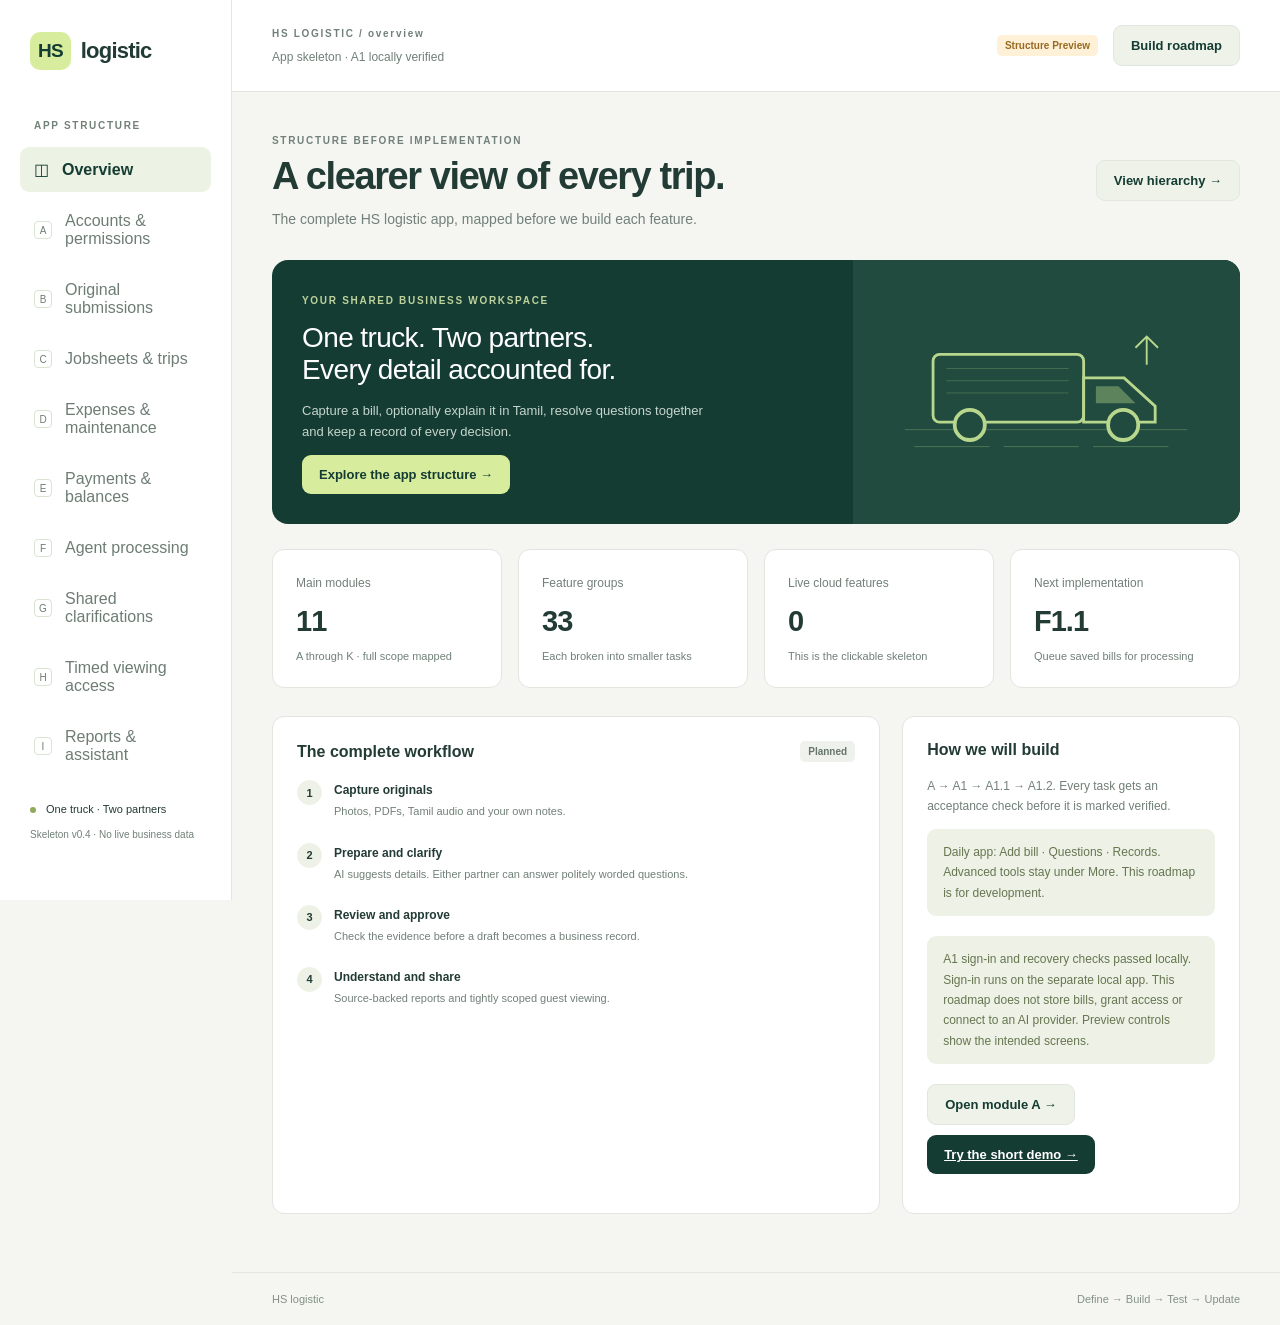
<file: index.html>
<!doctype html>
<html lang="en"><head><meta charset="utf-8"><meta name="viewport" content="width=device-width,initial-scale=1"><meta name="theme-color" content="#153c33"><title>HS logistic · App skeleton</title><link rel="stylesheet" href="static/style.css"></head><body>
<div id="workspace"><aside class="sidebar"><div class="brand"><b>HS</b><span>logistic</span></div><span class="eyebrow">APP STRUCTURE</span><nav id="nav"></nav><div class="sidebar-bottom"><span class="status-dot"></span> One truck · Two partners<p>Skeleton v0.4 · No live business data</p></div></aside><div class="main"><header><div><span class="eyebrow">HS LOGISTIC / <span id="breadcrumb">OVERVIEW</span></span><p id="today"></p></div><div class="account"><span class="badge clarification">Structure preview</span><button id="showRoadmap" class="secondary">Build roadmap</button></div></header><main id="content"></main><footer>HS logistic <span>Define → Build → Test → Update</span></footer></div></div>
<dialog id="modal"><div class="modal-head"><h2 id="modalTitle"></h2><button id="closeModal" class="quiet" aria-label="Close dialog">✕</button></div><div id="modalBody"></div></dialog><script src="static/app.js"></script></body></html>
</file>
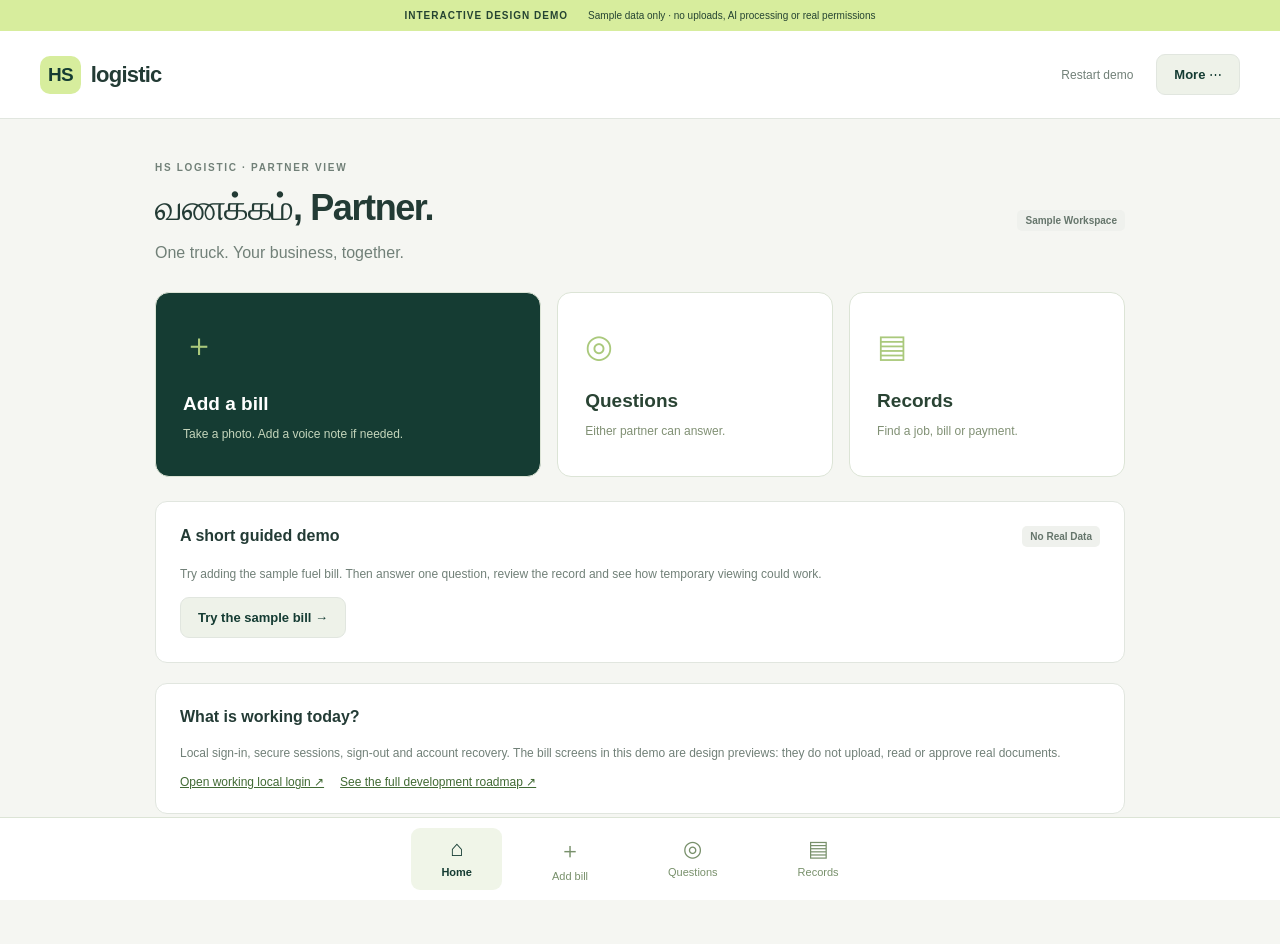
<file: demo.html>
<!doctype html><html lang="en"><head><meta charset="utf-8"><meta name="viewport" content="width=device-width,initial-scale=1"><meta name="theme-color" content="#153c33"><title>HS logistic · Interactive demo</title><link rel="stylesheet" href="static/style.css"><link rel="stylesheet" href="static/demo.css"></head><body><div class="demo-banner">INTERACTIVE DESIGN DEMO <span>Sample data only · no uploads, AI processing or real permissions</span></div><header><div class="brand"><b>HS</b><span>logistic</span></div><div class="account"><button data-action="reset" class="quiet">Restart demo</button><button data-action="more" class="secondary">More ⋯</button></div></header><main id="demoContent"></main><nav class="demo-nav" aria-label="Daily workspace"><button data-action="home">⌂ <span>Home</span></button><button data-action="add">＋ <span>Add bill</span></button><button data-action="questions">◎ <span>Questions</span></button><button data-action="records">▤ <span>Records</span></button></nav><script src="static/demo.js"></script></body></html>
</file>
<file: static/style.css>
:root{font-family:Inter,Segoe UI,Arial,sans-serif;color:#233b35;background:#f5f6f2;font-synthesis:none;--green:#153c33;--muted:#718078;--line:#e1e6df;--accent:#d7ed9d}*{box-sizing:border-box}body{margin:0}button,input,textarea,select{font:inherit}button{cursor:pointer;border:0}button:disabled{opacity:.5;cursor:wait}button:focus-visible,a:focus-visible{outline:3px solid #a5c64c;outline-offset:3px}input,textarea,select{width:100%;padding:12px 13px;border:1px solid #d6ded7;background:#fff;border-radius:9px;color:#233b35;outline-color:#819c42}textarea{min-height:90px;resize:vertical}label{display:block;font-size:13px;font-weight:600;margin-bottom:16px}label input,label select,label textarea{margin-top:7px}h1,h2,h3,p{margin-top:0}h1{font-size:38px;letter-spacing:-1.4px;line-height:1.15}h2{font-size:24px;letter-spacing:-.6px}p{line-height:1.65;color:var(--muted)}.eyebrow{font-size:10px;letter-spacing:1.7px;font-weight:700;color:var(--muted)}.brand{display:flex;align-items:center;gap:10px;font-size:22px;font-weight:650;letter-spacing:-.8px}.brand b{background:var(--accent);color:var(--green);padding:8px;border-radius:10px;font-size:19px}.primary,.secondary,.danger{padding:12px 17px;border-radius:9px;font-size:13px;font-weight:650}.primary{background:var(--green);color:white}.secondary{background:#eef2e9;color:var(--green);border:1px solid var(--line)}.danger{background:#fff0ea;color:#9e4232}.quiet{background:transparent;color:var(--muted);padding:8px;font-size:12px}.small{font-size:12px}.login-shell{display:grid;grid-template-columns:1.1fr 1fr;min-height:100vh}.login-story{padding:60px 10%;background:var(--green);color:#fff;display:flex;flex-direction:column;justify-content:center}.login-story .brand{margin-bottom:90px}.login-story .eyebrow{color:#b7c7af}.login-story h1{font-size:72px;margin:22px 0}.login-story p{max-width:380px;color:#bdcdc4}.road{border-top:1px solid #426156;margin-top:45px;padding-top:25px;color:var(--accent);font-size:32px}.road span{font-size:12px;color:#bdcdc4;margin-left:14px}.login-form{max-width:440px;width:100%;margin:auto;padding:45px}.login-form h2{font-size:32px;margin-top:15px}.login-form .primary{width:100%;margin:8px 0 25px}.sidebar{position:fixed;inset:0 auto 0 0;width:232px;background:#fff;border-right:1px solid var(--line);padding:32px 20px;display:flex;flex-direction:column}.sidebar .brand{margin:0 10px 50px}.sidebar>.eyebrow{margin-left:14px}nav{margin-top:16px;display:grid;gap:7px}nav button{background:none;text-align:left;padding:13px 14px;color:#6d7d74;border-radius:9px;display:flex;align-items:center;gap:13px}nav button.active{background:#edf3e4;color:var(--green);font-weight:650}nav button i{font-size:10px;font-style:normal;margin-left:auto;background:#d9e7be;border-radius:5px;padding:3px 6px}.sidebar-bottom{margin-top:auto;font-size:11px;padding:15px 10px}.sidebar-bottom p{font-size:10px;margin-top:12px}.status-dot{display:inline-block;width:6px;height:6px;border-radius:50%;background:#90aa5c;margin-right:7px}.main{margin-left:232px}header{display:flex;justify-content:space-between;align-items:center;background:#fff;padding:23px 40px;border-bottom:1px solid var(--line)}header p{font-size:12px;margin:7px 0 0}.account{display:flex;gap:15px;align-items:center;font-size:13px}main{max-width:1500px;margin:auto;padding:38px 40px;min-height:80vh}.page-heading{display:flex;justify-content:space-between;align-items:center;gap:20px;margin-bottom:28px}.page-heading h1{margin:7px 0 10px}.page-heading p{margin:0;font-size:14px}.hero{display:grid;grid-template-columns:1.5fr 1fr;background:var(--green);border-radius:16px;overflow:hidden;color:white;margin-bottom:25px}.hero-text{padding:30px}.hero h2{font-size:28px;font-weight:500;margin:14px 0}.hero p{color:#c5d5cc;font-size:13px;max-width:420px}.hero .eyebrow{color:#bdd29c}.hero .primary{background:var(--accent);color:var(--green)}.hero-art{display:flex;align-items:center;justify-content:center;background:#204b3e;position:relative;overflow:hidden}.hero-art svg{width:85%;max-width:320px;color:#b8d78d}.stats{display:grid;grid-template-columns:repeat(4,1fr);gap:16px;margin-bottom:28px}.stat,.panel{background:#fff;border:1px solid var(--line);border-radius:12px}.stat{padding:23px}.stat span{font-size:12px;color:var(--muted)}.stat strong{display:block;font-size:29px;font-weight:550;letter-spacing:-1px;margin:14px 0 8px}.stat small{font-size:11px;color:var(--muted)}.panel{padding:24px;margin-bottom:20px}.panel-title{display:flex;justify-content:space-between;align-items:center;margin-bottom:18px}.panel-title h3{font-size:16px;margin:0}.columns{display:grid;grid-template-columns:1.8fr 1fr;gap:22px}.empty{text-align:center;padding:35px 20px}.empty .symbol{font-size:32px;color:#88a06a;display:block;margin-bottom:15px}.empty h3{font-size:16px;margin-bottom:8px}.empty p{font-size:13px;margin-bottom:17px}.badge{display:inline-block;padding:5px 8px;border-radius:5px;font-size:10px;font-weight:650;text-transform:capitalize;background:#eff1ed;color:#65756b}.badge.approved{background:#e6f3dc;color:#46742d}.badge.clarification,.badge.failed{background:#fff1d8;color:#976a20}.badge.review{background:#e9eefb;color:#5368a1}.table-wrap{overflow:auto}table{width:100%;border-collapse:collapse;text-align:left}th{font-size:10px;letter-spacing:1px;color:var(--muted);font-weight:500;text-transform:uppercase}td{font-size:13px}th,td{padding:14px 10px;border-bottom:1px solid #eef1eb}td:first-child,th:first-child{padding-left:0}td p{margin:4px 0 0;font-size:11px}.row-link{background:none;color:var(--green);padding:0;text-align:left;font-weight:600}.notice{padding:13px 16px;border-radius:9px;background:#edf1e6;font-size:12px;color:#667650;line-height:1.7;margin-bottom:20px}.notice.warn{background:#fff3df;color:#8c6c32}.step{display:flex;gap:12px;margin:18px 0}.step b{background:#eef2e6;width:25px;height:25px;border-radius:50%;display:grid;place-items:center;font-size:11px;flex-shrink:0}.step strong{font-size:12px}.step p{font-size:11px;margin:4px 0}.toolbar{display:flex;gap:12px;margin-bottom:22px}.toolbar input{max-width:400px}.toolbar select{max-width:180px}.question{border-bottom:1px solid var(--line);padding:18px 0}.question:first-child{padding-top:0}.question h3{font-size:14px}.question p{font-size:13px;color:#3f5147}.actions{display:flex;gap:10px;flex-wrap:wrap;align-items:center;margin:15px 0}.form-grid{display:grid;grid-template-columns:1fr 1fr;gap:0 16px}.full{grid-column:1/-1}.drop{border:1px dashed #a9b89c;border-radius:12px;padding:25px;background:#f7faf3;text-align:center;margin:15px 0}.drop input{border:0;background:transparent}.checklist{max-height:220px;overflow:auto;border:1px solid var(--line);padding:10px;border-radius:8px}.checklist label{display:flex;gap:10px;align-items:center;margin:10px}.checklist input{width:auto;margin:0}.attachment{padding:10px 12px;border:1px solid var(--line);border-radius:8px;display:flex;align-items:center;justify-content:space-between;margin:8px 0;font-size:12px}.file-preview img{max-width:100%;max-height:500px}.file-preview audio{width:100%}.watermark{color:#a57246;font-size:12px;padding:10px;background:#fff3df}.countdown{font-variant-numeric:tabular-nums;font-weight:700;color:#8f5c16}.record-note{white-space:pre-wrap;font-size:13px;line-height:1.7;padding:15px;background:#f5f7f1;border-radius:8px}.section-label{font-size:11px;letter-spacing:1px;text-transform:uppercase;color:var(--muted);margin:25px 0 12px}dialog{border:0;border-radius:16px;width:min(850px,94vw);max-height:90vh;padding:28px;color:#233b35;box-shadow:0 20px 90px #122c3440}dialog::backdrop{background:#0b221b70;backdrop-filter:blur(3px)}.modal-head{display:flex;justify-content:space-between;align-items:center;margin-bottom:20px}.modal-head h2{margin:0}.modal-head button{font-size:20px}#toast{position:fixed;bottom:25px;left:50%;transform:translateX(-50%);padding:14px 22px;max-width:90vw;background:#173d33;color:white;box-shadow:0 4px 20px #0003;border-radius:10px;z-index:10;font-size:13px}footer{display:flex;justify-content:space-between;padding:20px 40px;border-top:1px solid var(--line);font-size:11px;color:#839184}[hidden]{display:none!important}@media(max-width:1050px){.stats{grid-template-columns:repeat(2,1fr)}.columns{grid-template-columns:1fr}.hero-art{display:none}.hero{grid-template-columns:1fr}.sidebar{width:200px}.main{margin-left:200px}main{padding:25px}.login-story h1{font-size:55px}}@media(max-width:700px){.sidebar{position:sticky;top:0;width:100%;padding:12px;z-index:2;border-bottom:1px solid var(--line)}.sidebar .brand{margin:0 0 12px 6px;font-size:18px}.sidebar>.eyebrow,.sidebar-bottom{display:none}nav{display:flex;overflow:auto;margin:0;gap:4px}nav button{padding:10px;font-size:12px;white-space:nowrap;gap:5px}nav button i{display:none}.main{margin:0}header{padding:16px 20px}.account{gap:3px;font-size:11px}main{padding:22px 16px}.page-heading{align-items:flex-start;gap:10px}.page-heading h1{font-size:28px}.page-heading p{font-size:12px}.page-heading .primary{padding:11px;white-space:nowrap}.hero-text{padding:25px}.hero h2{font-size:24px}.stats{gap:10px}.stat{padding:17px}.stat strong{font-size:24px}.panel{padding:18px}.form-grid{grid-template-columns:1fr}.full{grid-column:auto}.login-shell{grid-template-columns:1fr}.login-story{padding:30px}.login-story .brand{margin-bottom:30px}.login-story h1{font-size:38px}.login-story h1 br{display:none}.login-story .road,.login-story p{display:none}.login-form{padding:30px}.toolbar{flex-wrap:wrap}footer{padding:20px}.account span{max-width:100px;overflow:hidden}dialog{padding:20px}}
.sidebar nav{overflow-y:auto}.feature-row{display:flex;align-items:center;gap:12px;width:100%;padding:15px 0;border-bottom:1px solid #edf0e9;background:none;text-align:left;color:#304a3d;font-size:13px}.feature-row:last-child{border-bottom:0}.feature-row:hover{background:#f7faf3}.feature-id{font-size:11px;min-width:42px;color:#80935d;font-weight:700}.feature-row .arrow,.feature-row .badge{margin-left:auto}.check-item{display:flex;gap:10px;margin:13px 0}.check-item>span{color:#8fa96a}.check-item p{font-size:12px;margin:0}.preview-title{font-size:15px;margin-bottom:20px}.tamil{font-size:14px;line-height:1.9;margin-top:15px}.nav-letter{font-size:10px;width:18px;height:18px;border:1px solid #d9e4d1;border-radius:4px;display:grid;place-items:center;flex-shrink:0}details{border-top:1px solid #edf0e9;padding:12px 0}summary{cursor:pointer;font-size:13px;font-weight:600;padding:5px}summary span{float:right;font-size:11px;font-weight:400;color:#809078}.roadmap-module .panel-title{margin-bottom:10px}.feature-row:focus-visible{outline:2px solid #a5c64c}.panel .stat{margin-bottom:15px}@media(max-width:700px){.sidebar nav{overflow-y:hidden}.nav-letter{display:none}header .secondary{padding:9px;font-size:11px}header .badge{display:none}}
</file>
<file: static/demo.css>
.demo-banner{padding:10px 28px;background:#d7ed9d;color:#254432;font-size:10px;letter-spacing:1px;font-weight:750;display:flex;gap:20px;justify-content:center}.demo-banner span{font-weight:400;letter-spacing:0}.demo-nav{position:fixed;bottom:0;left:0;right:0;display:flex;justify-content:center;background:#fff;border-top:1px solid #dce4d6;margin:0;padding:10px 20px;z-index:3;gap:20px}.demo-nav button{display:flex;flex-direction:column;align-items:center;gap:4px;padding:8px 30px;font-size:22px;background:none;color:#78906b}.demo-nav button span{font-size:11px}.demo-nav button.active{color:#153c33;background:#f0f5e8}#demoContent{max-width:1050px;min-height:75vh;padding-bottom:110px}.demo-title{font-size:36px;margin:12px 0}.intro-row{display:flex;justify-content:space-between;gap:18px;align-items:center;margin-bottom:25px}.intro-row p{margin:0}.demo-actions{display:grid;grid-template-columns:1.4fr 1fr 1fr;gap:16px;margin:24px 0}.demo-action{background:#fff;border:1px solid #dce4d6;text-align:left;border-radius:14px;padding:27px;color:#294333;min-height:185px}.demo-action.main-action{background:#153c33;color:#fff}.demo-action>span{font-size:32px;display:block;margin-bottom:25px;color:#aac97c}.demo-action strong{display:block;font-size:19px}.demo-action small{display:block;font-size:12px;margin-top:10px;line-height:1.6;color:#809074}.demo-action.main-action small{color:#c5d6bc}.sample-row{display:flex;align-items:center;justify-content:space-between;gap:15px;border-bottom:1px solid #edf0e8;padding:18px 0}.sample-row strong{font-size:14px;display:block}.sample-row small{font-size:11px;color:#7d8d78;display:block;margin-top:5px}.sample-row:last-child{border-bottom:0}.sample-row .amount{text-align:right;font-size:18px;font-weight:650}.demo-back{padding:0;background:none;color:#6c805e;margin-bottom:18px}.bill-layout{display:grid;grid-template-columns:1fr 1.25fr;gap:24px}.sample-receipt{background:#fefdf6;border:1px solid #e4e0ca;padding:30px;border-radius:8px;transform:rotate(-1deg);font-family:Consolas,monospace}.sample-receipt h3{text-align:center;font-size:17px}.sample-receipt p{font-size:11px;text-align:center;margin:5px 0}.receipt-line{display:flex;justify-content:space-between;padding:14px 0;border-bottom:1px dashed #d9d6c7;font-size:12px}.receipt-total{font-size:20px;font-weight:700;margin-top:20px;display:flex;justify-content:space-between}.receipt-stamp{text-align:center;color:#9e965d;font-size:10px;letter-spacing:3px;margin-top:35px}.voice-example{background:#f0f4e7;border-radius:10px;padding:16px;font-size:13px;line-height:1.8;margin:16px 0}.voice-example p{font-size:11px;margin:10px 0 0}.big-submit{width:100%;padding:16px;font-size:15px}.success-icon{height:70px;width:70px;border-radius:50%;background:#e2efd0;color:#4d7936;display:grid;place-items:center;font-size:32px;margin-bottom:25px}.sample-detail{display:grid;grid-template-columns:1fr 1fr;gap:20px}.sample-detail dt{font-size:11px;color:#7d8d78}.sample-detail dd{margin:7px 0 0;font-size:16px;font-weight:600}.step-caption{font-size:11px;color:#91a47c;letter-spacing:1px;margin-bottom:15px}.answer-choice{display:block;width:100%;padding:16px;text-align:left;border:1px solid #dbe5d1;background:#fff;border-radius:10px;margin:10px 0;color:#304c3d}.answer-choice:hover{background:#edf3e4}.answer-choice strong{display:block;font-size:14px}.answer-choice small{font-size:12px;color:#72836b;display:block;margin-top:6px}.demo-feature-list{display:grid;grid-template-columns:1fr 1fr;gap:12px}.demo-feature-list button{padding:19px;border:1px solid #e0e6da;background:#fff;border-radius:10px;text-align:left;color:#2c4939}.demo-feature-list small{display:block;color:#7b8b70;font-size:11px;margin-top:7px}.timer{font-size:40px;font-weight:600;font-variant-numeric:tabular-nums;color:#244d37}.sample-watermark{padding:12px;background:#fff3db;font-size:11px;color:#8a733f;margin:15px 0}.locked{text-align:center;padding:35px}.inline-links{display:flex;gap:16px;flex-wrap:wrap}.inline-links a{font-size:12px;color:#416a34}.progress-strip{display:flex;gap:8px;margin-bottom:22px}.progress-strip span{height:4px;flex:1;background:#e3e9da;border-radius:8px}.progress-strip span.done{background:#91ae63}button:disabled{cursor:not-allowed}@media(max-width:700px){.demo-banner{display:block;text-align:center;padding:9px}.demo-banner span{display:block;margin-top:4px;font-size:9px}header{padding:18px 16px}.demo-title{font-size:28px}.demo-actions{grid-template-columns:1fr 1fr;gap:12px}.main-action{grid-column:1/-1}.demo-action{padding:20px;min-height:140px}.demo-action.main-action{min-height:145px}.demo-action>span{margin-bottom:14px}.bill-layout{grid-template-columns:1fr}.sample-receipt{max-width:360px;margin:0 auto;width:100%}.demo-nav{gap:0;padding:8px}.demo-nav button{flex:1;padding:6px 12px;font-size:20px}.demo-feature-list{grid-template-columns:1fr}.intro-row{align-items:flex-start}.sample-detail{gap:15px}}
</file>
